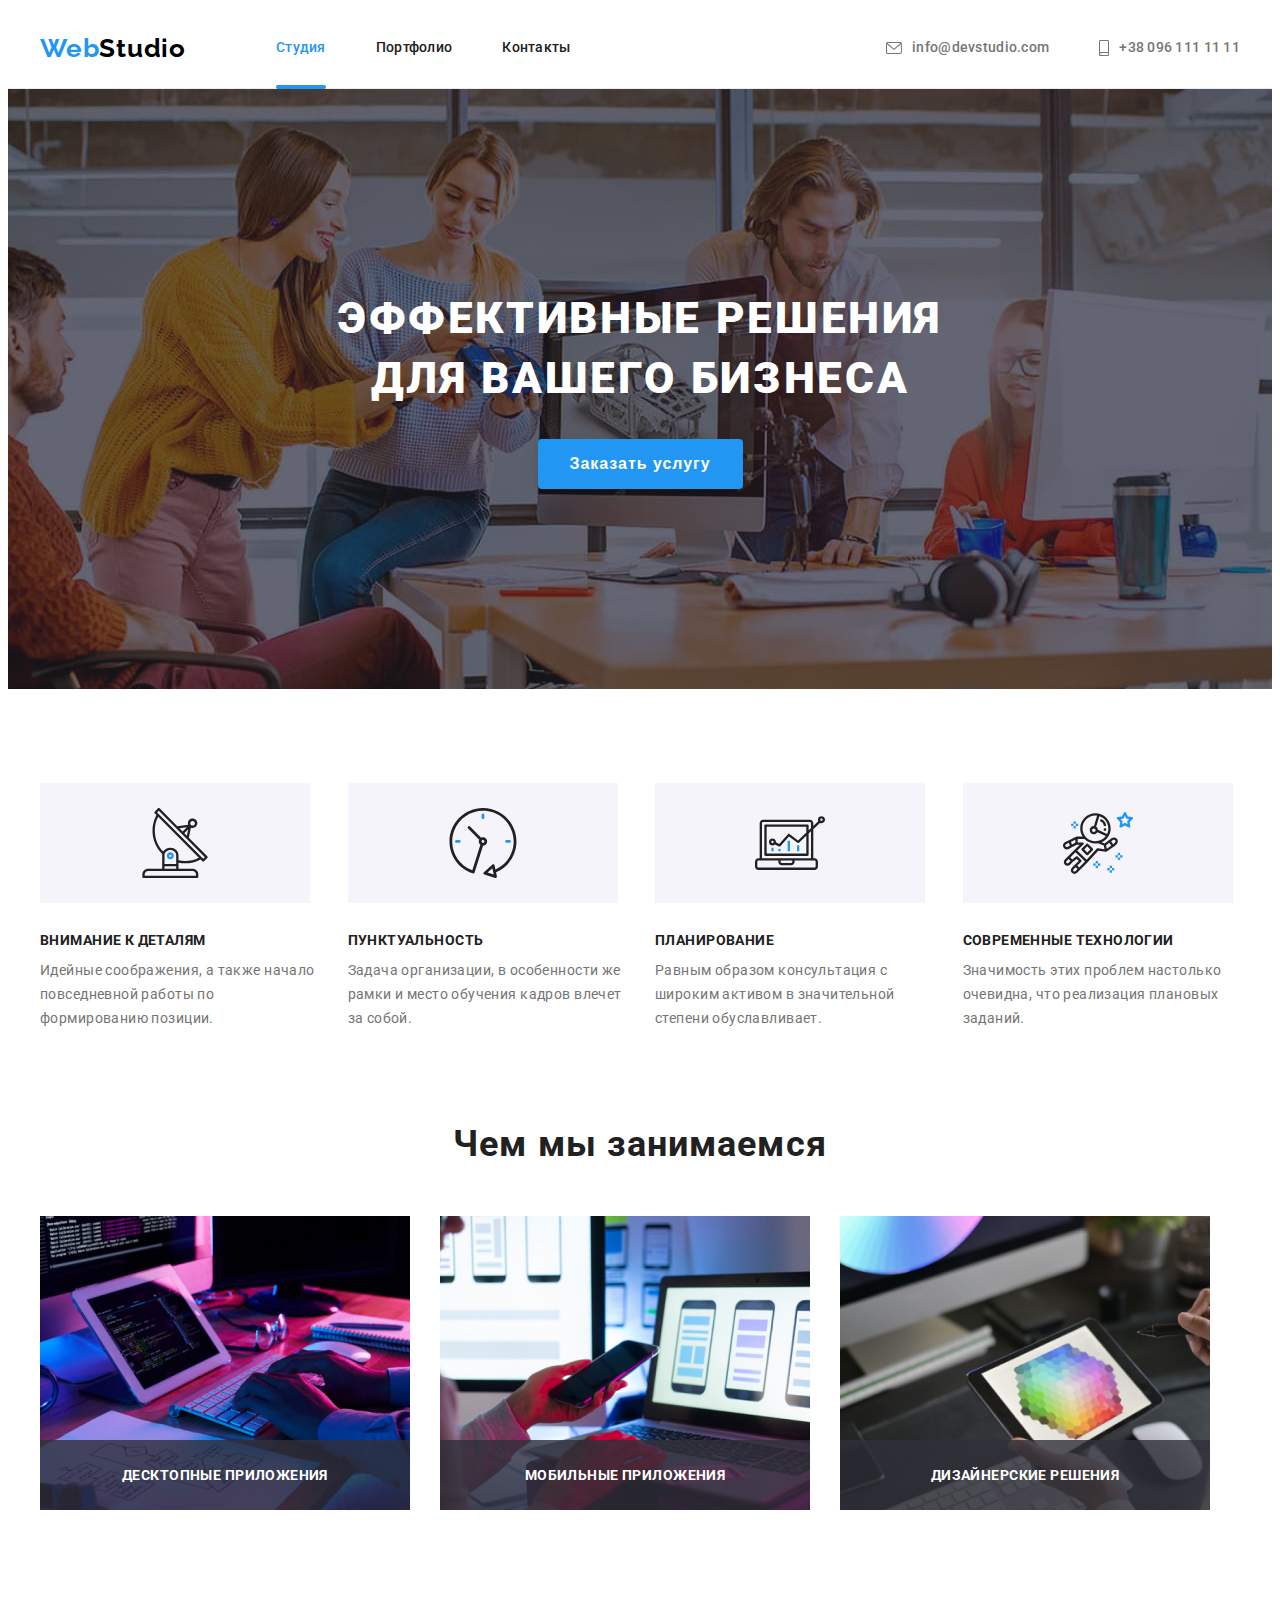
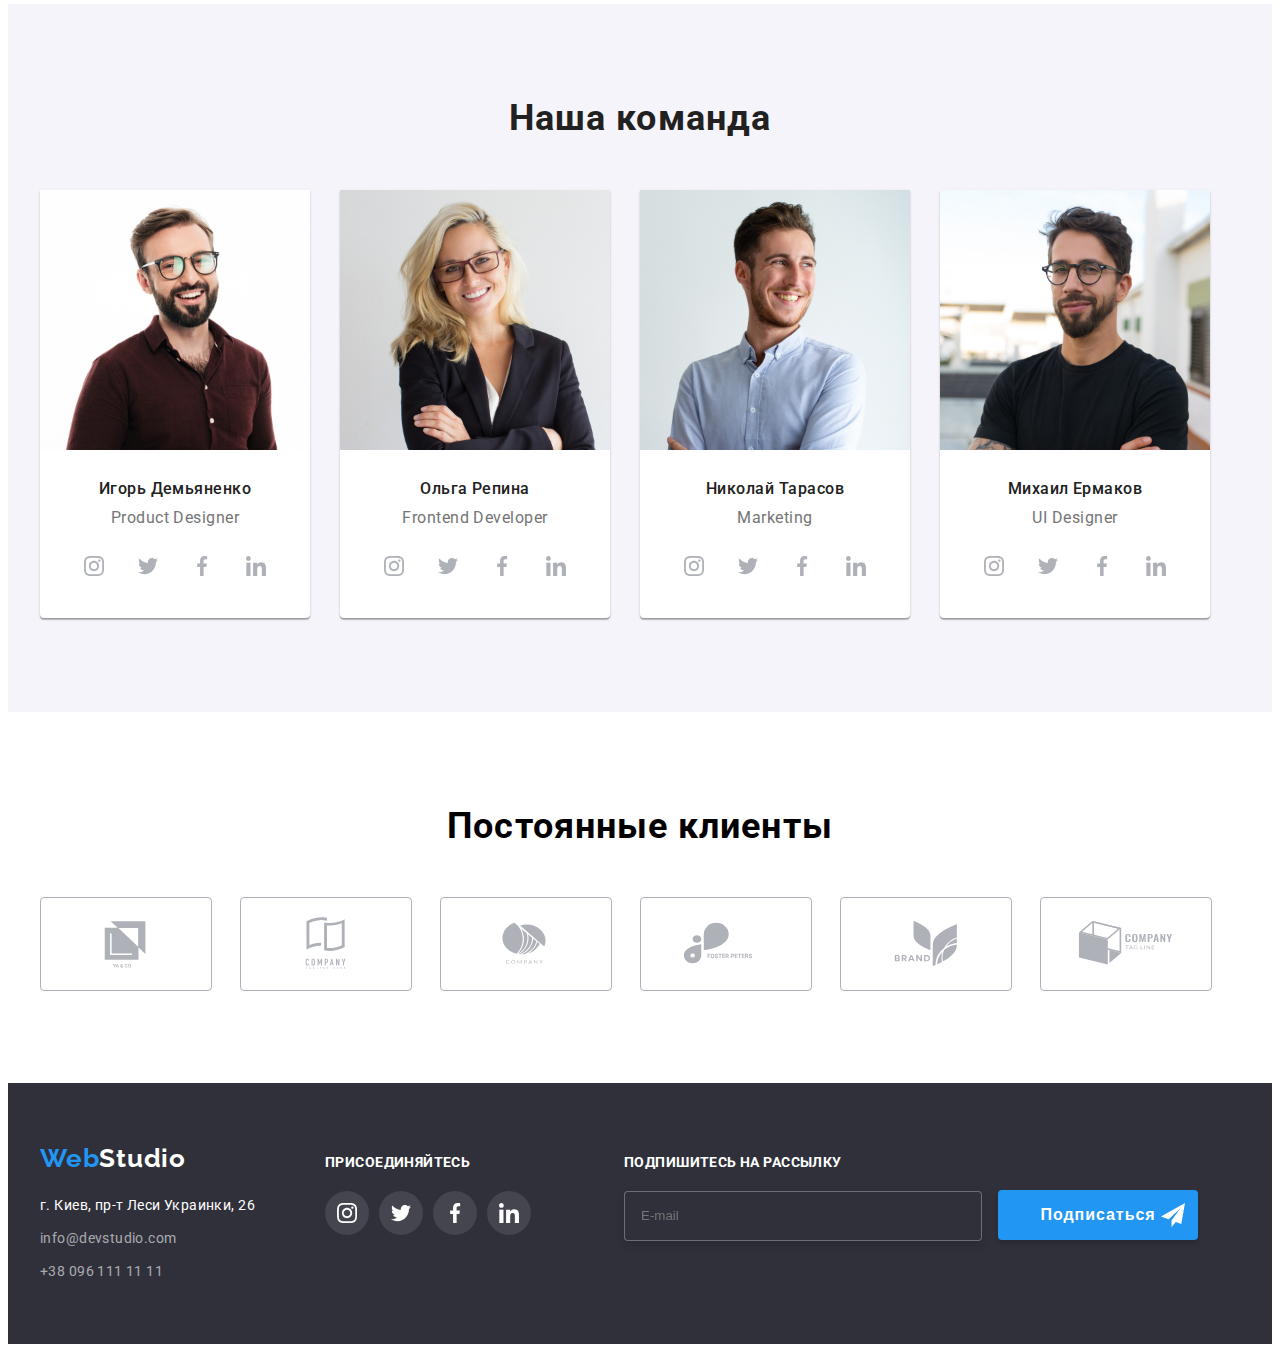
<file: index.html>
<!DOCTYPE html>
<html lang="ru">
<head>
    <meta charset="UTF-8">
    <meta http-equiv="X-UA-Compatible" content="IE=edge">
    <meta name="viewport" content="width=device-width, initial-scale=1.0">
    <title>WebStudio</title>
    <link href="https://fonts.googleapis.com/css2?family=Raleway:wght@700&family=Roboto:wght@400;500;700;900&display=swap" rel="stylesheet">
    <link rel="stylesheet" href="https://cdnjs.cloudflare.com/ajax/libs/modern-normalize/1.1.0/modern-normalize.min.css" integrity="sha512-wpPYUAdjBVSE4KJnH1VR1HeZfpl1ub8YT/NKx4PuQ5NmX2tKuGu6U/JRp5y+Y8XG2tV+wKQpNHVUX03MfMFn9Q==" crossorigin="anonymous" referrerpolicy="no-referrer" />
    <link rel="stylesheet" href="./css/style.css">

</head>
<body class="body">
    <header class="header">
        <div class="container page-header-container">

                <nav class="nav-header">
                    <a class="logo-header link" href="/index.html" lang="ru">
                        <span class="logo-blue">Web</span>Studio
                    </a>

                    <ul class="nav-menu list">

                        <li class="nav-link">
                            <a class="menu-link link current" href="./index.html">Студия</a>
                        </li>
                        <li class="nav-link">
                            <a class="menu-link link" href="./portfolio.html">Портфолио</a>
                        </li>
                        <li class="nav-link">
                            <a class="menu-link link"  href="">Контакты</a>
                        </li>  

                    </ul> 

            </nav>
            <ul class="сontact-info list">

                <li class="mail link contact-items">
                    <a class="сontact-link сontact-mail mail-link link" href="info@devstudio.com">
                        <svg class="icon-contact" width="16" height="12">
                            <use href="./images/sprite-svg/symbol-defs.svg#icon-mail" ></use>
                        </svg>
                        info@devstudio.com
                    </a>
                </li>
                <li class="phone-number contact-items">
                    <a class="сontact-link phone-number-link link" href="tel:+380961111111">
                        <svg class="icon-contact" width="10" height="16">
                            <use href="./images/sprite-svg/symbol-defs.svg#icon-phone"></use>
                        </svg>
                        +38 096 111 11 11
                    </a>
                </li>
                
            </ul>
    
        </div>

    </header>

    <main class="main">

        <section class="main-hero">
            <div class="container container-hero"> 

                <h1 class="main-title">Эффективные решения для вашего бизнеса</h1>
                
                <button class="main-btn web-btn" type="button" data-modal-open>Заказать услугу</button>
          </div>
        </section>
      

    
      <section class="section">

        <div class="container">
            
            
                <h2 class="visually-hidden" hidden>Наше преимущества</h2>
            <ul class="items list">

                <li class="item skils-item">
                    <div class="icon-container">
                        <svg class="icon">
                            <use href="./images/sprite-svg/symbol-defs.svg#icon-antenna"></use>
                        </svg>

                    </div>
                    <h3 class="sub-item">Внимание к деталям</h3>
                    <p class="sub-text" >Идейные соображения, а также начало повседневной работы по формированию позиции.</p>
                </li>
                
                <li class="item skils-item">
                    <div class="icon-container">
                        <svg class="icon" >
                            <use href="./images/sprite-svg/symbol-defs.svg#icon-clock"></use>
                        </svg>

                    </div>
                    <h3 class="sub-item">Пунктуальность</h3>
                    <p class="sub-text" >Задача организации, в особенности же рамки и место обучения кадров влечет за собой.</p>
                </li>
                
                <li class="item skils-item" >
                    <div class="icon-container">
                        <svg class="icon" >
                            <use href="./images/sprite-svg/symbol-defs.svg#icon-diagram"></use>
                        </svg>

                    </div>
                    <h3 class="sub-item">Планирование</h3>
                    <p class="sub-text" >Равным образом консультация с широким активом в значительной степени обуславливает.</p>
                </li>
                
                <li class="item skils-item" >
                    <div class="icon-container">
                        <svg class="icon" >
                            <use href="./images/sprite-svg/symbol-defs.svg#icon-astronaut"></use>
                        </svg>

                    </div>
                    <h3 class="sub-item">Современные технологии</h3>
                    <p class="sub-text" >Значимость этих проблем настолько очевидна, что реализация плановых заданий.</p>
                </li>

            </ul>
     </div>
            
        </section>
            
   

    
        <section class="section what-are-we-doing-section">
            <div class="container">
                    <h2 class="text-what-are-we-doing" >Чем мы занимаемся</h2>
                <ul class="work list">
                    
                    <li class="work-picture">
                        <div class="text-card">
                        <img src="./images/what-are-we-doing/img1.jpg" alt="picture 1" width="370" height="294">
                        
                            <p class="what-are-we-doing-card-text">Десктопные приложения</p>
                        </div>
                    </li>
                    <li class="work-picture">
                        <div class="text-card">
                        <img src="./images/what-are-we-doing/img2.jpg" alt="picture 2" width="370" height="294">
                        
                            <p class="what-are-we-doing-card-text">Мобильные приложения</p>
                        </div>
                    </li>
                    <li class="work-picture">
                        <div class="text-card">
                        <img src="./images/what-are-we-doing/img3.jpg" alt="picture 3" width="370" height="294">
                        
                            <p class="what-are-we-doing-card-text">Дизайнерские решения</p>
                        </div>
                    </li>


                </ul>
            </div>

        </section>


    

    <section class="section team">

        <div class="container">

            <h2 class="text-team">Наша команда</h2>

            <ul class="specialists list">

                <li class="specialist-item">
                    <img src="./images/our-team/photo1.jpg" alt="Foto" width="270" height="260">
                 <div class="specialist-text">
                    <h3 class="specialist-name">Игорь Демьяненко</h3>
                    <p class="specialist-position">Product Designer</p>

                    <ul class="social-list list" >
                        <li class="social-list-item">
                            <a href="" class="social-list-link">

                                <svg class="social-list-icon" width="20" height="20">
                                    <use href="./images/sprite-svg/symbol-defs.svg#icon-instagram" ></use>
                                </svg>
                            </a>
                        </li>
                        <li class="social-list-item">
                            <a href="" class="social-list-link">

                                <svg class="social-list-icon" width="20" height="20">
                                    <use href="./images/sprite-svg/symbol-defs.svg#icon-twitter" ></use>
                                </svg>
                            </a>
                        </li>
                        <li class="social-list-item">
                            <a href="" class="social-list-link">
                                <svg class="social-list-icon" width="20" height="20">
                                    <use href="./images/sprite-svg/symbol-defs.svg#icon-facebook" ></use>
                                </svg>
                            </a>
                        </li>
                        <li class="social-list-item">
                            <a href="" class="social-list-link">
                                    <svg class="social-list-icon" width="20" height="20">
                                        <use href="./images/sprite-svg/symbol-defs.svg#icon-linkedin" ></use>
                                  </svg>
                            </a>
                        </li>
                     
                    </ul>
                  

                </div>
                </li>

                <li class="specialist-item">
                    <img src="./images/our-team/photo2.jpg" alt="Foto" width="270" height="260">
                 <div class="specialist-text">
                    <h3 class="specialist-name">Ольга Репина</h3>
                    <p class="specialist-position">Frontend Developer</p>

                    <ul class="social-list list" >
                        <li class="social-list-item">
                            <a href="" class="social-list-link">

                                <svg class="social-list-icon" width="20" height="20">
                                    <use href="./images/sprite-svg/symbol-defs.svg#icon-instagram" ></use>
                                </svg>
                            </a>
                        </li>
                        <li class="social-list-item">
                            <a href="" class="social-list-link">

                                <svg class="social-list-icon" width="20" height="20">
                                    <use href="./images/sprite-svg/symbol-defs.svg#icon-twitter" ></use>
                                </svg>
                            </a>
                        </li>
                        <li class="social-list-item">
                            <a href="" class="social-list-link">
                                <svg class="social-list-icon" width="20" height="20">
                                    <use href="./images/sprite-svg/symbol-defs.svg#icon-facebook" ></use>
                                </svg>
                            </a>
                        </li>
                        <li class="social-list-item">
                            <a href="" class="social-list-link">
                                    <svg class="social-list-icon" width="20" height="20">
                                        <use href="./images/sprite-svg/symbol-defs.svg#icon-linkedin" ></use>
                                  </svg>
                            </a>
                        </li>
                     
                    </ul>

                </div>
                </li>

                <li class="specialist-item">
                    <img src="./images/our-team/photo3.jpg" alt="Foto" width="270" height="260">
                 <div class="specialist-text">
                    <h3 class="specialist-name">Николай Тарасов</h3>
                    <p class="specialist-position">Marketing</p>
                
                    <ul class="social-list list" >
                        <li class="social-list-item">
                            <a href="" class="social-list-link">

                                <svg class="social-list-icon" width="20" height="20">
                                    <use href="./images/sprite-svg/symbol-defs.svg#icon-instagram" ></use>
                                </svg>
                            </a>
                        </li>
                        <li class="social-list-item">
                            <a href="" class="social-list-link">

                                <svg class="social-list-icon" width="20" height="20">
                                    <use href="./images/sprite-svg/symbol-defs.svg#icon-twitter" ></use>
                                </svg>
                            </a>
                        </li>
                        <li class="social-list-item">
                            <a href="" class="social-list-link">
                                <svg class="social-list-icon" width="20" height="20">
                                    <use href="./images/sprite-svg/symbol-defs.svg#icon-facebook" ></use>
                                </svg>
                            </a>
                        </li>
                        <li class="social-list-item">
                            <a href="" class="social-list-link">
                                    <svg class="social-list-icon" width="20" height="20">
                                        <use href="./images/sprite-svg/symbol-defs.svg#icon-linkedin" ></use>
                                  </svg>
                            </a>
                        </li>
                     
                    </ul>
                </div>
                </li>

                <li class="specialist-item"> 
                    <img src="./images/our-team/photo4.jpg" alt="Foto" width="270" height="260">
                <div class="specialist-text">
                    <h3 class="specialist-name">Михаил Ермаков</h3>
                    <p class="specialist-position">UI Designer</p>
                  
                    <ul class="social-list list" >
                        <li class="social-list-item">
                            <a href="" class="social-list-link">

                                <svg class="social-list-icon" width="20" height="20">
                                    <use href="./images/sprite-svg/symbol-defs.svg#icon-instagram" ></use>
                                </svg>
                            </a>
                        </li>
                        <li class="social-list-item">
                            <a href="" class="social-list-link">

                                <svg class="social-list-icon" width="20" height="20">
                                    <use href="./images/sprite-svg/symbol-defs.svg#icon-twitter" ></use>
                                </svg>
                            </a>
                        </li>
                        <li class="social-list-item">
                            <a href="" class="social-list-link">
                                <svg class="social-list-icon" width="20" height="20">
                                    <use href="./images/sprite-svg/symbol-defs.svg#icon-facebook" ></use>
                                </svg>
                            </a>
                        </li>
                        <li class="social-list-item">
                            <a href="" class="social-list-link">
                                    <svg class="social-list-icon" width="20" height="20">
                                        <use href="./images/sprite-svg/symbol-defs.svg#icon-linkedin" ></use>
                                  </svg>
                            </a>
                        </li>
                     
                    </ul>
                </div>
                </li>
            </ul>
        </div>
    </section>

    <section class="clients-section section">
        <div class="container">
            <h2 class="clients-title">Постоянные клиенты</h2>
            <ul class="clients-list-example list">
                <li class="clients-list-item">
                    <a class="clients-list-link" href="">
                        <svg class="clients-icon">
                            <use href="./images/sprite-svg/symbol-defs.svg#icon-logo0"></use>
                        </svg>
                    </a>
                </li>
                <li class="clients-list-item">
                    <a class="clients-list-link" href="">
                        <svg class="clients-icon">
                            <use href="./images/sprite-svg/symbol-defs.svg#icon-logo1"></use>
                        </svg>
                    </a>
                </li>
                <li class="clients-list-item">
                    <a class="clients-list-link" href="">
                        <svg class="clients-icon">
                            <use href="./images/sprite-svg/symbol-defs.svg#icon-logo2"></use>
                        </svg>
                    </a>
                </li>
                <li class="clients-list-item">
                    <a class="clients-list-link" href="">
                        <svg class="clients-icon">
                            <use href="./images/sprite-svg/symbol-defs.svg#icon-logo3"></use>
                        </svg>
                    </a>
                </li>
                <li class="clients-list-item">
                    <a class="clients-list-link" href="">
                        <svg class="clients-icon">
                            <use href="./images/sprite-svg/symbol-defs.svg#icon-logo4"></use>
                        </svg>
                    </a>
                </li>
                <li class="clients-list-item">
                    <a class="clients-list-link" href="">
                        <svg class="clients-icon">
                            <use href="./images/sprite-svg/symbol-defs.svg#icon-logo5"></use>
                        </svg>
                    </a>
                </li>
            </ul>
        </div>
            </section>
        
</main>

<footer class="footer">
    
    <div class="container flex-container">
        <div class="footer-adress">

            <a class="footer-logo link" href="/index.html" lang="ru">
                <span class="footer-web-blue">Web</span>Studio
            </a>

            <address class="address-footer">
                <ul class="address-list list">
                    <li class="footer-contact">
                        <a class="address-footer-link footer-item-contact link" href="https://goo.gl/maps/ciJQjwSgmXHDrJCv7" target="_blank"
                    
                        rel="noopener noreferrer">г. Киев, пр-т Леси Украинки, 26</a> 
                    </li>
                                    
                    <li class="footer-contact"><a class="footer-mail footer-item-contact link" href="mailto:info@devstudio.com">info@devstudio.com</a></li>
                    <li class="footer-contact"><a class="footer-phone-number footer-item-contact link" href="tel:+380961111111">+38 096 111 11 11</a></li>
                </ul>
            </address>
            
        </div>
        <div class="footer-media">
            <section class="join-section">
                <h2 class="join-section-title">Присоединяйтесь</h2>
                <ul class="join-media-footer list">
                    <li class="media-footer-list">
                        <a class="media-footer-link" href="">
                            <svg class="icon-media-footer">
                                <use href="./images/sprite-svg/symbol-defs.svg#icon-instagram"></use>
                            </svg>
                        </a>
                    </li>
                    <li class="media-footer-list" >
                        <a class="media-footer-link" href="">
                            <svg class="icon-media-footer">
                                <use href="./images/sprite-svg/symbol-defs.svg#icon-twitter"></use>
                            </svg>
                        </a>
                    </li>
                    <li class="media-footer-list">
                        <a class="media-footer-link" href="">
                            <svg class="icon-media-footer">
                                <use href=".//images/sprite-svg/symbol-defs.svg#icon-facebook"></use>
                            </svg>
                        </a>
                    </li>
                    <li class="media-footer-list" >
                        <a class="media-footer-link" href="">
                            <svg class="icon-media-footer">
                                <use href=".//images/sprite-svg/symbol-defs.svg#icon-linkedin"></use>
                            </svg>
                        </a>
                    </li>
                </ul>
            </section>
        </div>
        <div class="footer-subscribe">
            
                <label class="subscribe-section">
                        <span class="subscribe-text">Подпишитесь на рассылку</span>
                        <span class="subscribe-email-input">
              <div class="subscribe-icon-button">
                        <input class="subscribe-form-input" type="email" name="user-email" placeholder="E-mail">
                        <svg class="subscribe-telegram-icon button-svg" width="24" height="24">
                            <use href="./images/sprite-svg/symbol-defs.svg#icon-icon-send-footer"> </use>
                        </svg>
                        <button type="submit" class="subscribe-form-button button-svg">Подписаться</button>
                    </label>
            </div>
                    
                
               
        </div>
    </div>

</footer>
<div class="backdrop is-hidden" data-modal>
    <div class="modal">
        <button type="button" class="close-button" data-modal-close>
            <svg class="svgmodal-close-btn" width="18" height="18">
                <use href="./images/sprite-svg/symbol-defs.svg#icon-close-btn"></use>
            </svg>
        </button>

        

        <form class="contact-form">
            <p class="modal-text">Оставьте свои данные, мы вам перезвоним</p>
            <label class="contact-form-field">
                <span class="contact-form-field-key">Имя</span>
                <span class="contact-form-input-wrapper">
                    <input class="contact-form-input" type="text" name="user-name"
                    pattern="[a-zA-Z]*"
                    title="Nikita"/>
                    <svg class="contact-form-icon" width="18" height="18">
                        <use href="./images/sprite-svg/symbol-defs.svg#icon-person-modal"></use>
                    </svg>
                </span>
                
                
            </label>
            <label class="contact-form-field">
                <span class="contact-form-field-key">Телефон</span>
                <span class="contact-form-input-wrapper">
                    <input class="contact-form-input" type="tel" name="user-phone-number" pattern="[0-9] {3}-[0-9]{3}-[0-9]{2}-[0-9]{2}"
                        title="xxx-xxx-xx-xx">
                    <svg class="contact-form-icon" width="18" height="18">
                        <use href="./images/sprite-svg/symbol-defs.svg#icon-phone-modal"></use>
                    </svg>
                </span>
                
                
            </label>

            <label class="contact-form-field">
                <span class="contact-form-field-key">Почта</span>
                <span class="contact-form-input-wrapper">
                    <input class="contact-form-input" type="email" name="user-email">
                    <svg class="contact-form-icon" width="18" height="18">
                        <use href="./images/sprite-svg/symbol-defs.svg#icon-mail-modal"></use>
                    </svg>
                </span>
                
            
            </label>

            <label class="contact-form-field">
                <span class="contact-form-field-key">Комментарий</span>
                <textarea class="contact-form-message" placeholder="Введите текст" name="user-message"></textarea>
            </label>
            <input type="checkbox" class="contact-form-checkbox visually-hidden" id="checkbox-policy"
            name="use_policy">
            <label for="checkbox-policy" class="contact-form-checkbox-label">
            Соглашаюсь с рассылкой и принимаю&nbsp;<a  class="text-contract" href="">Условия договора</a></label>
            <button type="submit" class="contact-form-button">Отправить</button>


        </form>
    </div>
</div>
<script src="./js/modal.js"></script>
</body>
</html>
</file>
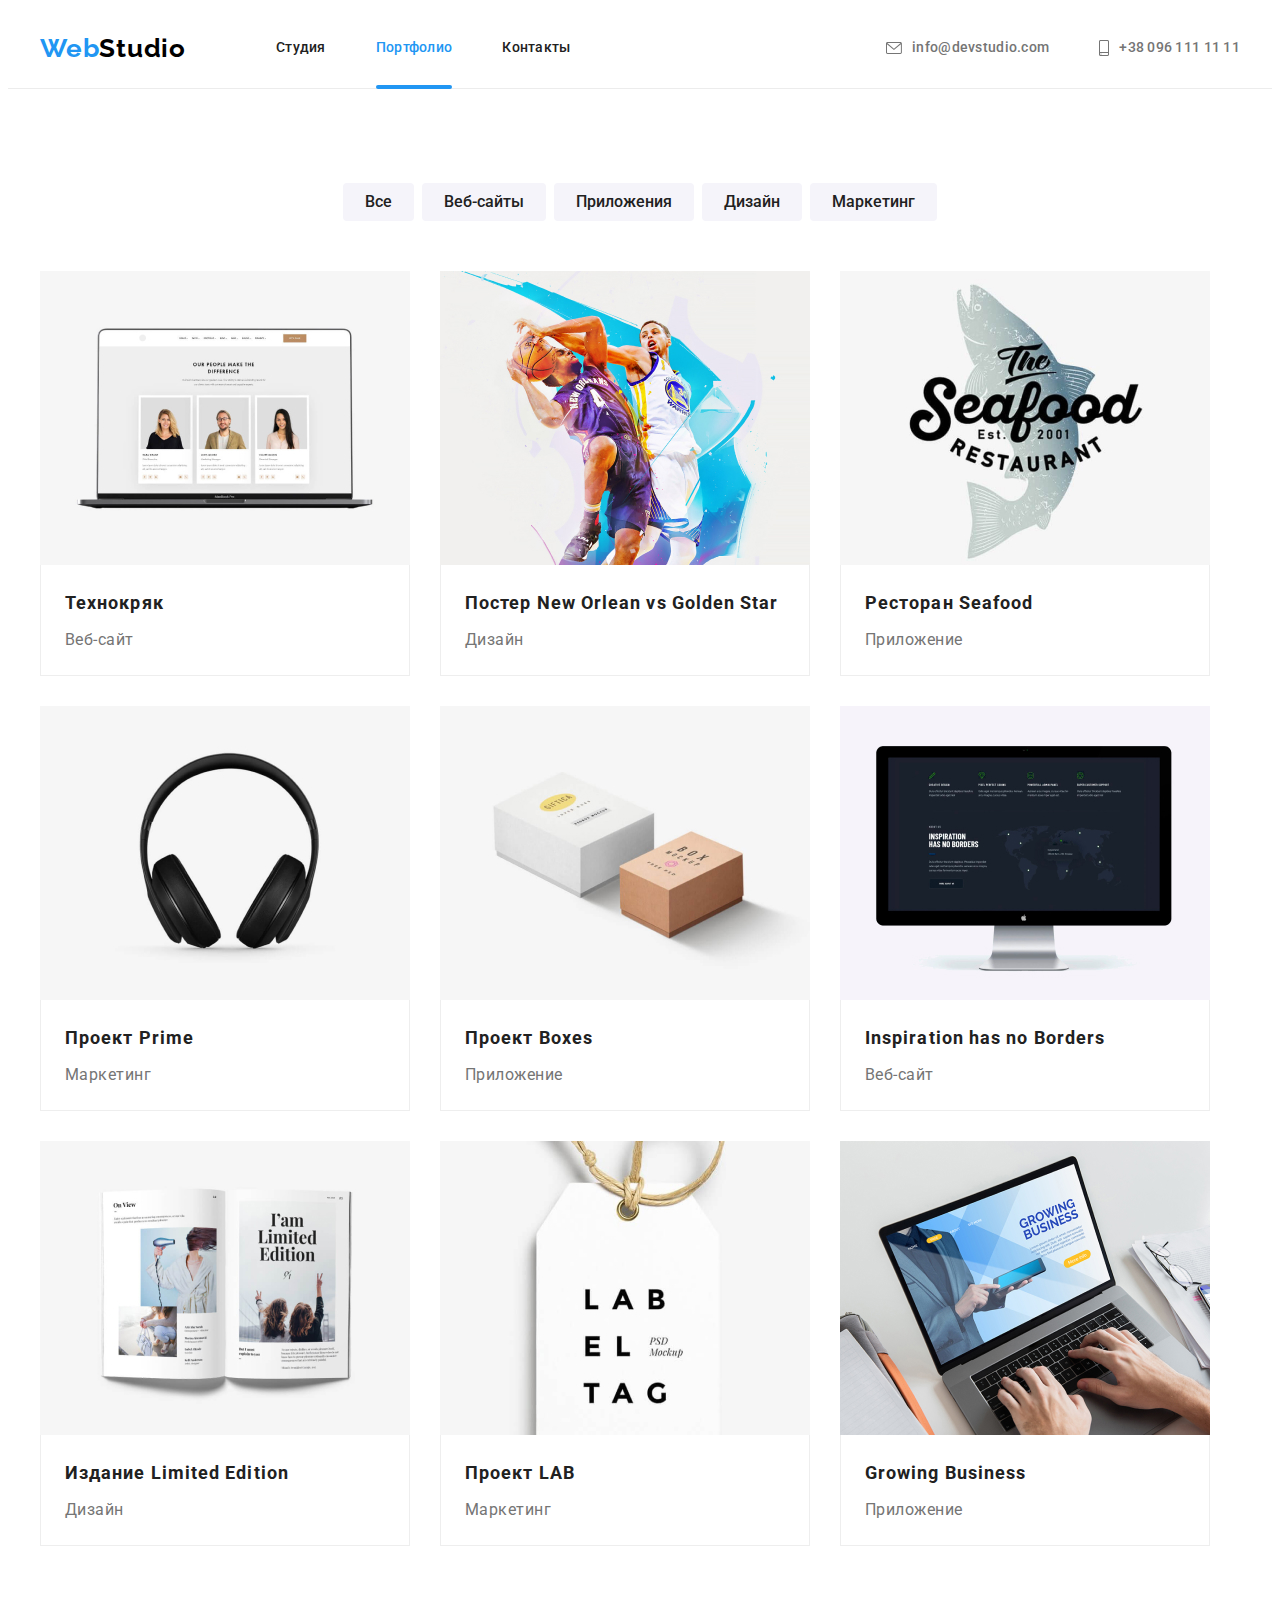
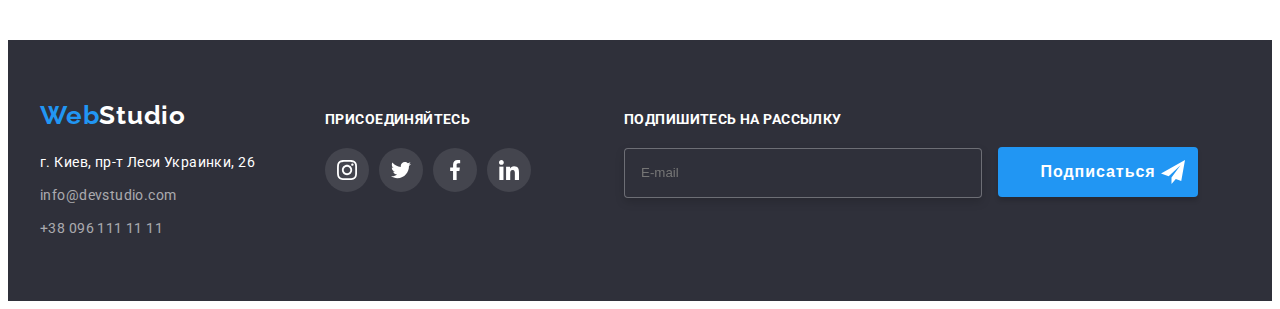
<file: portfolio.html>
<!DOCTYPE html>
<html lang="ru">
<head>
    <meta charset="UTF-8">
    <meta http-equiv="X-UA-Compatible" content="IE=edge">
    <meta name="viewport" content="width=device-width, initial-scale=1.0">
    <title>Portfolio</title>
    <link href="https://fonts.googleapis.com/css2?family=Raleway:wght@700&family=Roboto:wght@400;500;700;900&display=swap" rel="stylesheet">
    <link rel="stylesheet" href="https://cdnjs.cloudflare.com/ajax/libs/modern-normalize/1.1.0/modern-normalize.min.css" integrity="sha512-wpPYUAdjBVSE4KJnH1VR1HeZfpl1ub8YT/NKx4PuQ5NmX2tKuGu6U/JRp5y+Y8XG2tV+wKQpNHVUX03MfMFn9Q==" crossorigin="anonymous" referrerpolicy="no-referrer" />
    <link rel="stylesheet" href="./css/style.css">
</head>
<body class="body">

    <!--HEADER-->
    <header class="header">
        <div class="container page-header-container">

                <nav class="nav-header">
                    <a class="logo-header link" href="/index.html" lang="ru">
                        <span class="logo-blue">Web</span>Studio
                    </a>

                    <ul class="nav-menu list">

                        <li class="nav-link">
                            <a class="menu-link link" href="./index.html">Студия</a>
                        </li>
                        <li class="nav-link">
                            <a class="menu-link current link" href="./portfolio.html">Портфолио</a>
                        </li>
                        <li class="nav-link">
                            <a class="menu-link link"  href="">Контакты</a>
                        </li>  

                    </ul> 

            </nav>
            <ul class="сontact-info list">

                <li class="mail link contact-items">
                    <a class="сontact-link сontact-mail mail-link link" href="info@devstudio.com">
                        <svg class="icon-contact" width="16" height="12">
                            <use href="./images/sprite-svg/symbol-defs.svg#icon-mail"></use>
                        </svg>
                        info@devstudio.com
                    </a>
                </li>
                <li class="phone-number contact-items">
                    <a class="сontact-link phone-number-link link" href="tel:+380961111111">
                        <svg class="icon-contact" width="10" height="16">
                            <use href="./images/sprite-svg/symbol-defs.svg#icon-phone"></use>
                        </svg>
                        +38 096 111 11 11
                    </a>
                </li>
                
            </ul>
    
        </div>

    </header>
    <!--HEADER-->

    <!--HERO-->
    <main>
        <section class="section">
            <div class="container">
                <h1 class="visually-hidden" hidden>Портфолио</h1>
                
                    <ul class="portfolio-buttons-nav list">
                        <li class="portfolio-button-item">
                            <button class="portfolio-button" type="button" >Все</button>
                        </li>
                        <li class="portfolio-button-item">
                            <button class="portfolio-button" type="button" >Веб-сайты</button>
                    </li>
                        <li class="portfolio-button-item">
                            <button class="portfolio-button" type="button" >Приложения</button>
                        </li>
                        <li class="portfolio-button-item">
                            <button class="portfolio-button" type="button" >Дизайн</button>
                        </li>
                        <li class="portfolio-button-item">
                            <button class="portfolio-button" type="button" >Маркетинг</button>
                        </li>
                    </ul>
            
            


                
            
                    
                <ul class="list-projects list">

                    <li class="project-item portfolio-hover-item">
                        <a href="" class="project-item-link  link">
                            <div class="project-item-hover">
                                <img class="img-project" src="./images/images-portfolio/img.jpg" alt= "img 1"width="370" height="294">
                                 <p class="text-hidden">Ресурс предлагает комплексные предложения с разным уровнем функционала и сервисов. 
                                Все это позволит посетителю получить исчерпывающие сведения о компании или частном лице.</p>
                            </div>
                            <div class="text-projekt-item">
                                <h2 class="project-item-name" >Технокряк</h2>
                                <p class="project-item-product">Веб-сайт</p>
                            </div>
                      </a>
                    </li>  

                    <li  class="project-item portfolio-hover-item"> 
                        <a href="" class="project-item-link link">
                            <div class="project-item-hover">
                                <img class="img-project" src="./images/images-portfolio/img1.jpg" alt="img 2"width="370" height="294">
                                <p class="text-hidden">Ресурс предлагает комплексные предложения с разным уровнем функционала и сервисов.
                                     Все это позволит посетителю получить исчерпывающие сведения о компании или частном лице.</p>
                            </div>               
                            <div class="text-projekt-item">
                                    <h2 class="project-item-name" >Постер New Orlean vs Golden Star</h2>
                                    <p class="project-item-product">Дизайн</p>
                            </div>  
                       </a>   
                  </li>

                    <li class="project-item portfolio-hover-item"> 
                        <a href="" class="project-item-link link">
                            <div class="project-item-hover">
                                <img class="img-project" src="./images/images-portfolio/img2.jpg" alt="img 3"width="370" height="294">
                                <p class="text-hidden">Ресурс предлагает комплексные предложения с разным уровнем функционала и сервисов.
                                 Все это позволит посетителю получить исчерпывающие сведения о компании или частном лице.</p>
                             </div>
                            <div class="text-projekt-item">
                                <h2 class="project-item-name" >Ресторан Seafood</h2>
                                <p class="project-item-product">Приложение</p>
                            </div>
                        </a> 
                     </li>

                    <li class="project-item portfolio-hover-item"> 
                        <a href="" class="project-item-link link">
                            <div class="project-item-hover">
                                <img class="img-project" src="./images/images-portfolio/img3.jpg" alt="img 4"width="370" height="294">
                                <p class="text-hidden">Ресурс предлагает комплексные предложения с разным уровнем функционала и сервисов.
                                 Все это позволит посетителю получить исчерпывающие сведения о компании или частном лице.</p>
                            </div>
                            <div class="text-projekt-item">
                                <h2 class="project-item-name" >Проект Prime</h2>
                                <p class="project-item-product">Маркетинг</p>
                            </div> 
                        </a>       
                    </li>

                    <li  class="project-item portfolio-hover-item" >
                        <a href="" class="project-item-link link">
                            <div class="project-item-hover">
                                <img class="img-project" src="./images/images-portfolio/img4.jpg" alt="img 5"width="370" height="294">
                                <p class="text-hidden">Ресурс предлагает комплексные предложения с разным уровнем функционала и сервисов.
                                    Все это позволит посетителю получить исчерпывающие сведения о компании или частном лице.</p>
                            </div>
                            <div class="text-projekt-item">
                                <h2 class="project-item-name">Проект Boxes</h2>
                                <p class="project-item-product">Приложение</p>
                            </div>
                        </a>
                    </li>

                    <li class="project-item portfolio-hover-item">
                        <a href="" class="project-item-link link">
                            <div class="project-item-hover">
                                <img class="img-project" src="./images/images-portfolio/img5.jpg" alt="img 6"width="370" height="294">
                                <p class="text-hidden">Ресурс предлагает комплексные предложения с разным уровнем функционала и сервисов.
                                     Все это позволит посетителю получить исчерпывающие сведения о компании или частном лице.</p>
                            </div>
                            
                            <div class="text-projekt-item">
                                <h2 class="project-item-name">Inspiration has no Borders</h2>
                                <p class="project-item-product">Веб-сайт</p>
                        </div>
                        </a>
                    </li>

                    <li class="project-item portfolio-hover-item">
                        <a href="" class="project-item-link link">
                            <div class="project-item-hover"> 
                                <img class="img-project" src="./images/images-portfolio/img6.jpg" alt="img 7"width="370" height="294">
                                <p class="text-hidden">Ресурс предлагает комплексные предложения с разным уровнем функционала и сервисов.
                                     Все это позволит посетителю получить исчерпывающие сведения о компании или частном лице.</p>
                            </div>
                           
                            <div class="text-projekt-item">
                                <h2 class="project-item-name" >Издание Limited Edition</h2>
                                <p class="project-item-product">Дизайн</p>
                            </div>
                        </a>
                    </li>

                    <li class="project-item portfolio-hover-item">
                        <a href="" class="project-item-link link">
                            <div class="project-item-hover">
                                <img class="img-project" src="./images/images-portfolio/img7.jpg" alt="img 8"width="370" height="294">
                                <p class="text-hidden">Ресурс предлагает комплексные предложения с разным уровнем функционала и сервисов.
                                 Все это позволит посетителю получить исчерпывающие сведения о компании или частном лице.</p>
                            </div>
                            
                            <div class="text-projekt-item">  
                                <h2 class="project-item-name" >Проект LAB</h2>
                                <p class="project-item-product">Маркетинг</p>
                            </div>
                        </a>
                    </li>

                    <li  class="project-item portfolio-hover-item" >
                        <a href="" class="project-item-link link">
                            <div class="project-item-hover">
                                <img class="img-project" src="./images/images-portfolio/img8.jpg" alt="img 9"width="370" height="294">
                                <p class="text-hidden">Ресурс предлагает комплексные предложения с разным уровнем функционала и сервисов.
                                     Все это позволит посетителю получить исчерпывающие сведения о компании или частном лице.</p>
                            </div>
                           
                            <div class="text-projekt-item">
                                <h2 class="project-item-name" >Growing Business</h2>
                                <p class="project-item-product">Приложение</p>
                            </div>
                        </a>
                    </li>
                  
                </ul>  
            </div>
        </section>

    </main>
    <!--HERO-->

    <!--FOOTER-->
    <footer class="footer">
    
        <div class="container flex-container">
            <div class="footer-adress">
    
                <a class="footer-logo link" href="/index.html" lang="ru">
                    <span class="footer-web-blue">Web</span>Studio
                </a>
    
                <address class="address-footer">
                    <ul class="address-list list">
                        <li class="footer-contact">
                            <a class="address-footer-link footer-item-contact link" href="https://goo.gl/maps/ciJQjwSgmXHDrJCv7" target="_blank"
                        
                            rel="noopener noreferrer">г. Киев, пр-т Леси Украинки, 26</a> 
                        </li>
                                        
                        <li class="footer-contact"><a class="footer-mail footer-item-contact link" href="mailto:info@devstudio.com">info@devstudio.com</a></li>
                        <li class="footer-contact"><a class="footer-phone-number footer-item-contact link" href="tel:+380961111111">+38 096 111 11 11</a></li>
                    </ul>
                </address>
                
            </div>
            <div class="footer-media">
                <section class="join-section">
                    <h2 class="join-section-title">Присоединяйтесь</h2>
                    <ul class="join-media-footer list">
                        <li class="media-footer-list">
                            <a class="media-footer-link" href="">
                                <svg class="icon-media-footer">
                                    <use href="./images/sprite-svg/symbol-defs.svg#icon-instagram"></use>
                                </svg>
                            </a>
                        </li>
                        <li class="media-footer-list" >
                            <a class="media-footer-link" href="">
                                <svg class="icon-media-footer">
                                    <use href="./images/sprite-svg/symbol-defs.svg#icon-twitter"></use>
                                </svg>
                            </a>
                        </li>
                        <li class="media-footer-list">
                            <a class="media-footer-link" href="">
                                <svg class="icon-media-footer">
                                    <use href=".//images/sprite-svg/symbol-defs.svg#icon-facebook"></use>
                                </svg>
                            </a>
                        </li>
                        <li class="media-footer-list" >
                            <a class="media-footer-link" href="">
                                <svg class="icon-media-footer">
                                    <use href=".//images/sprite-svg/symbol-defs.svg#icon-linkedin"></use>
                                </svg>
                            </a>
                        </li>
                    </ul>
                </section>
            </div>
            <div class="footer-subscribe">
                
                    <label class="subscribe-section">
                            <span class="subscribe-text">Подпишитесь на рассылку</span>
                            <span class="subscribe-email-input">
                  <div class="subscribe-icon-button">
                            <input class="subscribe-form-input" type="email" name="user-email" placeholder="E-mail">
                            <svg class="subscribe-telegram-icon button-svg" width="24" height="24">
                                <use href="./images/sprite-svg/symbol-defs.svg#icon-icon-send-footer"> </use>
                            </svg>
                            <button type="submit" class="subscribe-form-button button-svg">Подписаться</button>
                        </label>
                </div>
                        
                    
                   
            </div>
        </div>
    
    </footer>
   <!--FOOTER-->
</body>
</html>
</file>
<file: css/style.css>
:root{
--hader-text-logo:#000000;  
--text-accent: #FFFFFF;
--accent-color:#2196F3; 
--text-font:#212121;
--background-color: #2F303A;
--color-contact: #757575;
--color-header:#EEEEEE;
--botom-bg:#F5F4FA;
--header-botom-color:#188CE8;
--rgba:rgba(255, 255, 255, 0.6);
--border-portfolio:rgba(238, 238, 238, 1);
--border-studio:#ECECEC;
--border-client-section:#AFB1B8;

}

h1,
h2,
h3,
p {
    margin-top: 0;
    margin-bottom: 0;
}

ul,
ol {
    margin-top: 0;
    margin-bottom: 0;
    padding-left: 0;
}   

img {
    display: block;
}

.list {
    list-style: none;

}

.link {
    text-decoration: none;
}

.container {
    width: 1200px;
    margin-left: auto;
    margin-right: auto;
    padding-left: 15px;
    padding-right: 15px;

}



/*<!--GEOMETRY HEADER-->*/


.header{
    border-bottom: 1px solid var(--border-studio);
}
.visually-hidden { 
    position: absolute; 
     width: 1px; 
     height: 1px; 
     margin: -1px; 
     border: 0; 
     padding: 0; 
     white-space: nowrap; 
     clip-path: inset(100%); 
     clip: rect(0 0 0 0); 
     overflow: hidden; 
    } 

.section{
    padding-top: 94px;
    padding-bottom: 94px;
}

.page-header-container {
    display: flex;
    align-items: center;
}

.nav-header {
    display: flex;
    align-items: center;
}

.nav-menu {
display: flex;
align-items: center;
}

.сontact-info {
    display: flex;
    margin-left: auto;
   
}


.body{
    font-family: 'Roboto', sans-serif;
}

.logo-header{
    margin-right: 90px;
}

.nav-link:not(:last-child) {
    margin-right: 50px;

}


.mail {
    margin-right: 50px;
}


.main-title {
    margin-right: auto;
    margin-left: auto;
    width: 696px;
    
}


/*<!--GEOMETRY HEADER-->*/
.menu-link {
    font-weight: 500;
    font-size: 14px;
    line-height: 1.14;
    letter-spacing: 0.02em;
    color: var(--text-font);
    transition: color 250ms cubic-bezier(0.4, 0, 0.2, 1) ;
    position: relative;
    display: block;
    text-decoration: none;
}

.menu-link:hover,
.menu-link:focus {
    color: var(--accent-color);
}
.menu-link.current::after { 
content: "";
display: block;
width: 100%;
height: 4px;
background-color: var(--accent-color);
border-radius: 2px;
position: absolute;
left: 0;
bottom: -1px;
transition: transform 250ms cubic-bezier(0.4, 0, 0.2, 1) ;
}
.menu-link.current {
    color: var(--accent-color);
}

.logo-header {
font-family: 'Raleway', sans-serif;
font-weight: 700;
font-size: 26px;
line-height: 1.19;
letter-spacing: 0.03em;
color: var(--hader-text-logo);

}

.logo-blue{
    color: var(--accent-color);
}

.menu-link{
padding: 32px 0;    
font-weight: 500;
font-size: 14px;
line-height: 1.14;
letter-spacing: 0.02em;
color: var(--text-font);
display: block;
}

.mail-link {
font-weight: 500;
font-size: 14px;
line-height: 1.14;
letter-spacing: 0.02em;
color: var(--color-contact);
transition: color var(--accent-color) 1000ms cubic-bezier(0.4, 0, 0.2, 1) ;

}

.phone-number-link {
font-weight: 500;
font-size: 14px;
line-height: 1.14;
letter-spacing: 0.02em;
color: var(--color-contact);
transition: color var(--accent-color) 250ms cubic-bezier(0.4, 0, 0.2, 1) ;
}

.сontact-mail:hover, 
.сontact-mail:focus {
    color: var(--accent-color);
}

.сontact-link:hover, 
.сontact-link:focus {
    color: var(--accent-color);
}


/*<!--GEOMETRY HEADER-->*/

/*<!--MAIN-->*/

/*<!--GEOMETRY MAIN-->*/


.item-section{
    padding-top: 95px;
    padding-bottom: 95px;

}

.items {
    display: flex;
    flex-wrap: wrap;
        
}

.item {
    flex-basis: calc((100% - 90px) / 4);
}

.item:not(:nth-child(4n)) {
    margin-right: 30px;
}

.what-are-we-doing-section {
    padding-top: 0;
   }
   


.work {
    display: flex;
    flex-wrap: wrap;
    

}

.work-picture:not(:nth-child(3n)) {
    margin-right: 30px;
}
.work-picture {
    flex-basis: calc((100% - 90)/3);
    
}
 /*POSITION-CARD*/

 .text-card {
    position: relative;
}

 .what-are-we-doing-card-text {
    display: flex;
    align-items: center;
    justify-content: center;
    position: absolute;
    font-weight: 700;
    font-size: 14px;
    line-height: 1,14;
    letter-spacing: 0.03em;
    text-transform: uppercase;
    
    
   color: #FFFFFF;
   background: rgba(47, 48, 58, 0.8);
   width: 370px;
   height: 70px;
   bottom: 0;
   left: 0;
   overflow: auto;
 }

.team {
    background: var(--botom-bg);
}

.specialists {
    display: flex;
    flex-wrap: wrap; 
}

.specialist-item:not(:nth-child(4n)){
    margin-right: 30px;
}

.specialist-item {
    background: #FFFFFF;
    box-shadow: 0px 1px 3px rgba(0, 0, 0, 0.12), 0px 1px 1px rgba(0, 0, 0, 0.14), 0px 2px 1px rgba(0, 0, 0, 0.2);
    border-radius: 0px 0px 4px 4px;
    flex-basis: calc((100% - 90)/4);
}

.specialist-text {
    padding-top: 30px;
    padding-bottom: 30px;
}


/*<!--GEOMETRY MAIN-->*/

.main-hero {
    background: var(--background-color);
    padding-top: 200px;
    padding-bottom: 200px;
    background-image: linear-gradient(rgba(47, 48, 58, 0.4),rgba(47, 48, 58, 0.4)), url('../images/hero-pictures/Img-background.jpg');
    background-size: cover;
    background-color: #C4C4C4;
    background-repeat: no-repeat;
    background-position: center;
    margin-left: auto;
    margin-right: auto;
    max-width: 1600px;

}

.main-title {
font-weight: 900;
font-size: 44px;
line-height: 1.36;
text-align: center;
letter-spacing: 0.06em;
text-transform: uppercase;
color: var(--text-accent);
}

.main-btn {
    font-weight: 700;
    font-size: 16px;
    line-height: 1.88;
    display: flex;
    align-items: center;
    text-align: center;
    letter-spacing: 0.06em;
    color: var(--text-accent);
    background: var(--accent-color);
    box-shadow: 0px 4px 4px rgba(0, 0, 0, 0.15);
    border-radius: 4px;
    cursor: pointer;
    padding: 10px 32px;
    min-width: 200px;
    margin-left: auto;
    margin-right: auto;
    margin-top: 30px;
    transition: background 250ms cubic-bezier(0.4, 0, 0.2, 1) ;
    border: transparent;
}



.main-btn:hover,
.main-btn:focus {
background: var(--header-botom-color);

}



.sub-item {
    font-weight: 700;
    font-size: 14px;
    line-height: 1.14;
    letter-spacing: 0.03em;
    text-transform: uppercase;
    color: var(--text-font); 
}

.sub-text {
font-size: 14px;
line-height: 1.71;
letter-spacing: 0.03em;
color: var(--color-contact);
margin-top: 10px;
}
.text-what-are-we-doing {
font-weight: 700;
font-size: 36px;
line-height: 1.16;
text-align: center;
letter-spacing: 0.03em;
color: var(--text-font);
margin-bottom: 50px;
}

.text-team {
font-weight: 700;
font-size: 36px;
line-height: 1.16;
text-align: center;
letter-spacing: 0.03em;
color: var(--text-font);
margin-bottom: 50px;
}


.specialist-name {
font-weight: 500;
font-size: 16px;
line-height: 1.18;
text-align: center;
letter-spacing: 0.03em;
color: var(--text-font);

}

.specialist-position {
    font-size: 16px;
    line-height: 1.18;
    text-align: center;
    letter-spacing: 0.03em;
    color: var(--color-contact);
    margin-top: 10px;
    margin-bottom: 16px;
    
    
}
/*<!--MAIN-->*/

/*<!--FOOTER-->*/
.flex-container{
    display: flex;
    align-items: baseline;
}

.footer {
    background: var(--background-color);
    padding-top: 60px;
    padding-bottom: 60px;
}

.footer-logo {
font-family: 'Raleway', sans-serif;
font-weight: 700;
font-size: 26px;
line-height: 1.19;
letter-spacing: 0.03em;
color: var(--text-accent);

}

.footer-web-blue{
    color: var(--accent-color);
} 
  
.address-footer{
    margin-top: 20px;
}
.footer-item-contact {
    transition: color 250ms cubic-bezier(0.4, 0, 0.2, 1) ;

}

.address-footer-link {
font-style: normal;
font-size: 14px;
line-height: 1.71;
letter-spacing: 0.03em;
color: var(--text-accent);

}
.footer-contact:not(:last-child){
    margin-bottom: 9px;
}
.footer-item-contact:hover, 
.footer-item-contact:focus{
    color: var(--accent-color);

}

.footer-mail {
font-size: 14px;
line-height: 1.71;
letter-spacing: 0.03em;
color: rgba(255, 255, 255, 0.6);
font-style: normal;
}

.footer-phone-number{
font-size: 14px;
line-height: 1.71;
letter-spacing: 0.03em;
color: rgba(255, 255, 255, 0.6);
font-style: normal;
}
.footer-subscribe {
    display: flex;
    margin-left: 93px;
}

.subscribe-text {
    display: block;
    font-weight: 700;
    font-size: 14px;
    line-height: 16px;
    letter-spacing: 0.03em;
    text-transform: uppercase;
    margin-bottom: 20px;
    
    color: #FFFFFF;
}

.subscribe-form-input {
    box-sizing: border-box;
    width: 358px;
    height: 50px;
    border: 1px solid rgba(255, 255, 255, 0.3);
    filter: drop-shadow(0px 4px 4px rgba(0, 0, 0, 0.15));
    border-radius: 4px;
    background-color: var(--background-color);
    color: #FFFFFF;
    margin-right: 12px;
    padding-left: 16px;
}
.subscribe-email-input{
    display: flex;
    
}

.subscribe-form-button {
    font-weight: 700;
    font-size: 16px;
    line-height: 30px;
    letter-spacing: 0.06em;
    width: 200px;
    height: 50px;
    background-color: var(--accent-color);
    color: var(--text-accent);
    box-shadow: 0px 4px 4px rgba(0, 0, 0, 0.15);
    border-radius: 4px;
    cursor: pointer;
    transition: background 250ms cubic-bezier(0.4, 0, 0.2, 1) ;
    border: transparent;
}
.subscribe-icon-button {
    position: relative;
   

}
.button-svg {
padding-left: auto;
padding-right: auto;
}

.subscribe-telegram-icon {
position: absolute;
right: 13px;
top: 13px;
}


.subscribe-form-button:hover,
.subscribe-form-button:focus {
background-color:var(--header-botom-color) ;
}
/*<!--FOOTER-->*/

/*<!--PORTFOLIO-->*/
.portfolio-buttons-nav {
    display: flex;
    justify-content: center;
    margin-bottom:  50px;

}



.portfolio-button-item:not(:nth-child(5n)){
    margin-right: 8px;

}

.portfolio-button{
font-family: 'Roboto', sans-serif;
font-weight: 500;
font-size: 16px;
line-height: 1.62;
text-align: center;
color: var(--text-font);
background: var(--botom-bg);
cursor: pointer;
padding: 6px 22px;
border-radius: 4px;
border: transparent;
transition: background 250ms cubic-bezier(0.4, 0, 0.2, 1),color 250ms cubic-bezier(0.4, 0, 0.2, 1),box-shadow 250ms cubic-bezier(0.4, 0, 0.2, 1);
}

.portfolio-button:hover,
.portfolio-button:focus {
background: var(--accent-color);
box-shadow: 0px 3px 1px rgba(0, 0, 0, 0.1), 0px 1px 2px rgba(0, 0, 0, 0.08), 0px 2px 2px rgba(0, 0, 0, 0.12);
color: var(--text-accent);
}
.portfolio-button:hover,
.portfolio-button:focus {
    box-shadow: 0px 1px 1px rgba(0, 0, 0, 0.12), 0px 4px 4px rgba(0, 0, 0, 0.06), 1px 4px 6px rgba(0, 0, 0, 0.16);
    border-radius: 4px;
}

.project-item-link:hover, 
.project-item-link:focus {
    box-shadow: 0px 1px 1px rgba(0, 0, 0, 0.12), 0px 4px 4px rgba(0, 0, 0, 0.06), 1px 4px 6px rgba(0, 0, 0, 0.16);
}

.list-projects {
    display: flex;
    flex-wrap: wrap;
    
}
.project-item {
    flex-basis: calc((100% - 90)/3);
   
    
}

.project-item:not(:nth-child(3n)) {
    margin-right: 30px;
}
.project-item:not(:nth-last-child(-n+3)) {
margin-bottom: 30px;
}

.text-projekt-item {
    
    border: 1px solid var(--border-portfolio);
    border-top: none;
    padding: 20px 24px;
    
}
.img-project {
    display: block;
    max-width: 100%;
    height: auto;
}


.project-item-name {
font-weight: 700;
font-size: 18px;
line-height: 2;
letter-spacing: 0.06em;
color: var(--text-font);
margin-bottom: 4px;
}
.project-item-product{
font-size: 16px;
line-height: 1.88;
letter-spacing: 0.03em;
color: var(--color-contact);
}
.project-item-hover {
position: relative;
overflow: hidden;
}

.text-hidden {
font-style: normal;
font-weight: 400;
font-size: 18px;
line-height: 28px;
letter-spacing: 0.03em;

background: rgba(33, 150, 243, 0.9);;
position: absolute;
top: 0;
left: 0;
width: 100%;
height: 100%;
color: #FFFFFF;
padding: 63px 24px;
overflow: auto;
transform: translateY(101%);
transition: transform 250ms cubic-bezier(0.4, 0, 0.2, 1) ;
}
.project-item-link:hover .text-hidden,
.project-item-link:focus .text-hidden {
    transform: translateY(0%);
}
.project-item-link{
    display: block;
    transition: box-shadow 250ms cubic-bezier(0.4, 0, 0.2, 1) ;
}
/*SVG-SOCIAL-LIST*/
.social-list {
    display: flex;
    justify-content: center;
}
.social-list-item:not(:last-child) {
    margin-right: 10px;
}

.social-list-link {
    display: flex;
    align-items: center;
    justify-content: center;
    width: 44px;
    height: 44px;
    border-radius: 50%;
    background-color: var(--text-accent);
    transition: background 250ms cubic-bezier(0.4, 0, 0.2, 1), fill 250ms cubic-bezier(0.4, 0, 0.2, 1) ;
   
}

.social-list-link:hover,
.social-list-link:focus {
    background-color: var(--text-accent);
}

.social-list-icon {
   fill: #AFB1B8;
    
}


.social-list-link:hover .social-list-icon,
.social-list-link:focus .social-list-icon {
    fill: var(--text-accent);
}

.social-list-link:hover,
.social-list-link:focus {
    background-color: var(--accent-color);
}
/*SVG-SOCIAL-LIST*/

/*SVG-ITEM-IKON*/
.icon-container {
    background-color: var(--botom-bg);
    width: 270px;
    margin-bottom: 30px;
    align-items: center;
    display: flex;
    height: 120px;
    justify-content: center;
}

.icon {
    width: 70px;
    height: 70px;
    display: block;
}
/*SVG-ITEM-IKON*/

/*SVG-CONTACT*/
.icon-contact {
    margin-right: 10px;
    fill: var(--color-contact);
    

    }
    .icon-contact:hover
    .icon-contact:focus {
        fill: var(--accent-color);

    }
    .contact-items:not(:last-child){
        margin-right: 50px;
    }
    .сontact-link{
        align-items: center;
        display: flex;
        padding-top: 25px;
        padding-bottom: 25px;

    }
    .сontact-link:hover .icon-contact,
    .сontact-link:focus .icon-contact {
        fill: var(--accent-color);

    }
    
/*SVG-CONTACT*/
/*SVG-CLIENT*/
    .clients-title {
        font-weight: 700;
        font-size: 36px;
        line-height: 1.16;
        text-align: center;
        letter-spacing: 0.03em;
        color: var(--title-color);
        margin-bottom: 50px;
    }
    .clients-list-link {
    width: 100%;
    height: 100%;
    display: flex;
    align-items: center;
    justify-content: center;
    border: 1px solid var(--border-client-section);
    border-radius: 4px;
    transition: border 250ms cubic-bezier(0.4, 0, 0.2, 1) ;
    
    }

    .clients-list-example {
        display: flex;
    }
    
    .clients-list-item{
       width: 170px;
       height: 92px; 
       
    }
    .clients-list-item:not(:last-child) {
        margin-right: 30px;
    }
    .clients-list-link:hover .clients-icon,
    .clients-list-link:focus .clients-icon{
        fill: var(--accent-color);
    }

    .clients-list-link:hover,
    .clients-list-link:focus {
    border: 1px solid var(--accent-color);
    }

    .clients-icon {
        width: 106px;
        height: 60px;
        fill: var(--border-client-section);
        transition: fill 250ms cubic-bezier(0.4, 0, 0.2, 1) ;
    }
    /*SVG-CLIENT*/
    /*SVG-FOOTER*/
   
    .footer-adress {
     margin-right: 70px;

    }
    .join-section-title{
        font-weight: 700;
        font-size: 14px;
        line-height: 1.14;
        letter-spacing: 0.03em;
        text-transform: uppercase;
        margin-bottom: 20px;
        color: #fff;
    }
   
.join-media-footer {
    display: flex;
}


.media-footer-list:not(:last-child) {
        margin-right: 10px;
}


.media-footer-link {
    display: flex;
    border-radius: 50%;
    background-color: rgb(255, 255, 255,0.1);
    width: 44px;
    height: 44px;
    align-items: center;
    justify-content: center;
    transition: background 250ms cubic-bezier(0.4, 0, 0.2, 1) ;
}
.media-footer-link:hover,
.media-footer-link:focus {
    background-color: var(--accent-color);
}

.icon-media-footer {
    width: 20px;
    height: 20px;
    fill: #fff;
}
 /*SVG-FOOTER*/


/*MODAL*/
.backdrop {
position: fixed;
top: 0;
left: 0;
width: 100%;
height: 100%;
background-color: rgb(0, 0, 0,0.5);
transition: opacity 500ms linear, visibility 500ms linear;
}
.backdrop.is-hidden {
    pointer-events: none;
    opacity: 0;
    visibility: hidden
    

    }

.modal {
    position: absolute;
    top: 50%;
    left: 50%;
    transform: translate(-50%, -50%);
    padding: 40px;
    
    width: 528px;
    height: 581px;
    background: #FFFFFF;
    box-shadow: 0px 1px 3px rgba(0, 0, 0, 0.12), 0px 1px 1px rgba(0, 0, 0, 0.14), 0px 2px 1px rgba(0, 0, 0, 0.2);
    border-radius: 4px;
}

.close-button {
    display: flex;
    justify-content: center;
    align-items: center;
    width: 30px;
    height: 30px;
    padding: 0;
    background: #FFFFFF;
    background-color: transparent;
    border: 1px solid rgba(0, 0, 0, 0.1);
    border-radius: 50%;
    cursor: pointer;
    position: absolute;
    top: 8px;
    right: 8px;

}
/*MODAL*/
/*MODAL-FORM*/
.modal-text {
    font-weight: 700;
    font-size: 20px;
    line-height: 23px;
    text-align: center;
    letter-spacing: 0.03em;
    color: #212121;
   padding-left: auto;
   padding-right: auto;
   margin-bottom: 12px;
}

.contact-form {
    display: flex;
    flex-direction: column;
}

.contact-form-input-wrapper {
    position: relative;
    display: block;
}

.contact-form-input {
    width: 100%;
    height: 40px;
    border: 1px solid rgba(33, 33, 33, 0.2);
    border-radius: 4px;
    padding-left: 42px;
    transition: border-color 250ms cubic-bezier(0.4, 0, 0.2, 1);
}

.contact-form-input:focus {
    outline: none;
    border-color: var(--accent-color);
}

.contact-form-field-key {
    display: block;
    font-weight: 400;
    font-size: 12;
    letter-spacing: 0.01em;
    color: #757575;
    
    margin-bottom: 4px;
}

.contact-form-field {
    margin-bottom: 10px;
}

.contact-form-icon {
    position: absolute;
    top: 50%;
    left: 12px;
    transform: translateY(-50%);
    transition: fill 250ms cubic-bezier(0.4, 0, 0.2, 1);
}

.contact-form-input:focus + .contact-form-icon {
    fill: var(--accent-color);
}

.contact-form-message {
    width: 100%;
    height: 120px;
    border: 1px solid rgba(33, 33, 33, 0.2);
    border-radius: 4px;
    resize: none;
    padding: 12px 16px;
    transition: border-color 250ms cubic-bezier(0.4, 0, 0.2, 1);
}

.contact-form-message:focus {
    outline: none;
    border-color: var(--accent-color);
}

.contact-form-message::placeholder {
    text-transform: capitalize; 
    color: rgba(117, 117, 117, 0.5);
}

.contact-form-checkbox-label::before {
    display: block;
    content: "";
    width: 18px;
    height: 18px;
    cursor: pointer;
    border: 1px solid rgba(33, 33, 33, 0.2);
    margin-right: 8px;
}

.contact-form-checkbox-label {
    display: flex;
    align-items: center;
    font-size: 14px;
    margin-bottom: 30px;
}

.contact-form-checkbox:checked + .contact-form-checkbox-label::before {
    background-color:  var(--accent-color);
    border-radius: 2px;
    background-image: url('../images/check-modal.svg');
    
    background-repeat: no-repeat;
    border: 0.2px solid var(--text-accent);
     
    background-position: 50% 50%;
    
}

.contact-form-checkbox:focus +.contact-form-checkbox-label::before {
    border: 1px solid #212121;
    border-radius: 2px;
    
}

.visually-hidden {
    position: absolute;
    width: 1px;
    height: 1px;
    margin: -1px;
    border: 0;
    padding: 0;
    white-space: nowrap;
    clip-path: inset(100%);
    clip: rect(0 0 0 0);
    overflow: hidden;
}

.text-contract {
    font-weight: 400;
    font-size: 14px;
    line-height: 1.71;
    letter-spacing: 0.03em;
    text-decoration-line: underline;
    
    color: var(--accent-color);
}

.contact-form-button {
    font-weight: 700;
    font-size: 16px;
    line-height: 1.88;
    display: flex;
    align-items: center;
    justify-content: center;
    letter-spacing: 0.06em;
    color: var(--text-accent);
    background: var(--accent-color);
    box-shadow: 0px 4px 4px rgba(0, 0, 0, 0.15);
    border: transparent;
    border-radius: 4px;
    cursor: pointer;
    padding: 10px 32px;
    min-width: 200px;
    margin-left: auto;
    margin-right: auto;
   
    
    transition: background 250ms cubic-bezier(0.4, 0, 0.2, 1);

}

.contact-form-button:hover,
.contact-form-button:focus {
    background: var(--header-botom-color);
}
</file>
